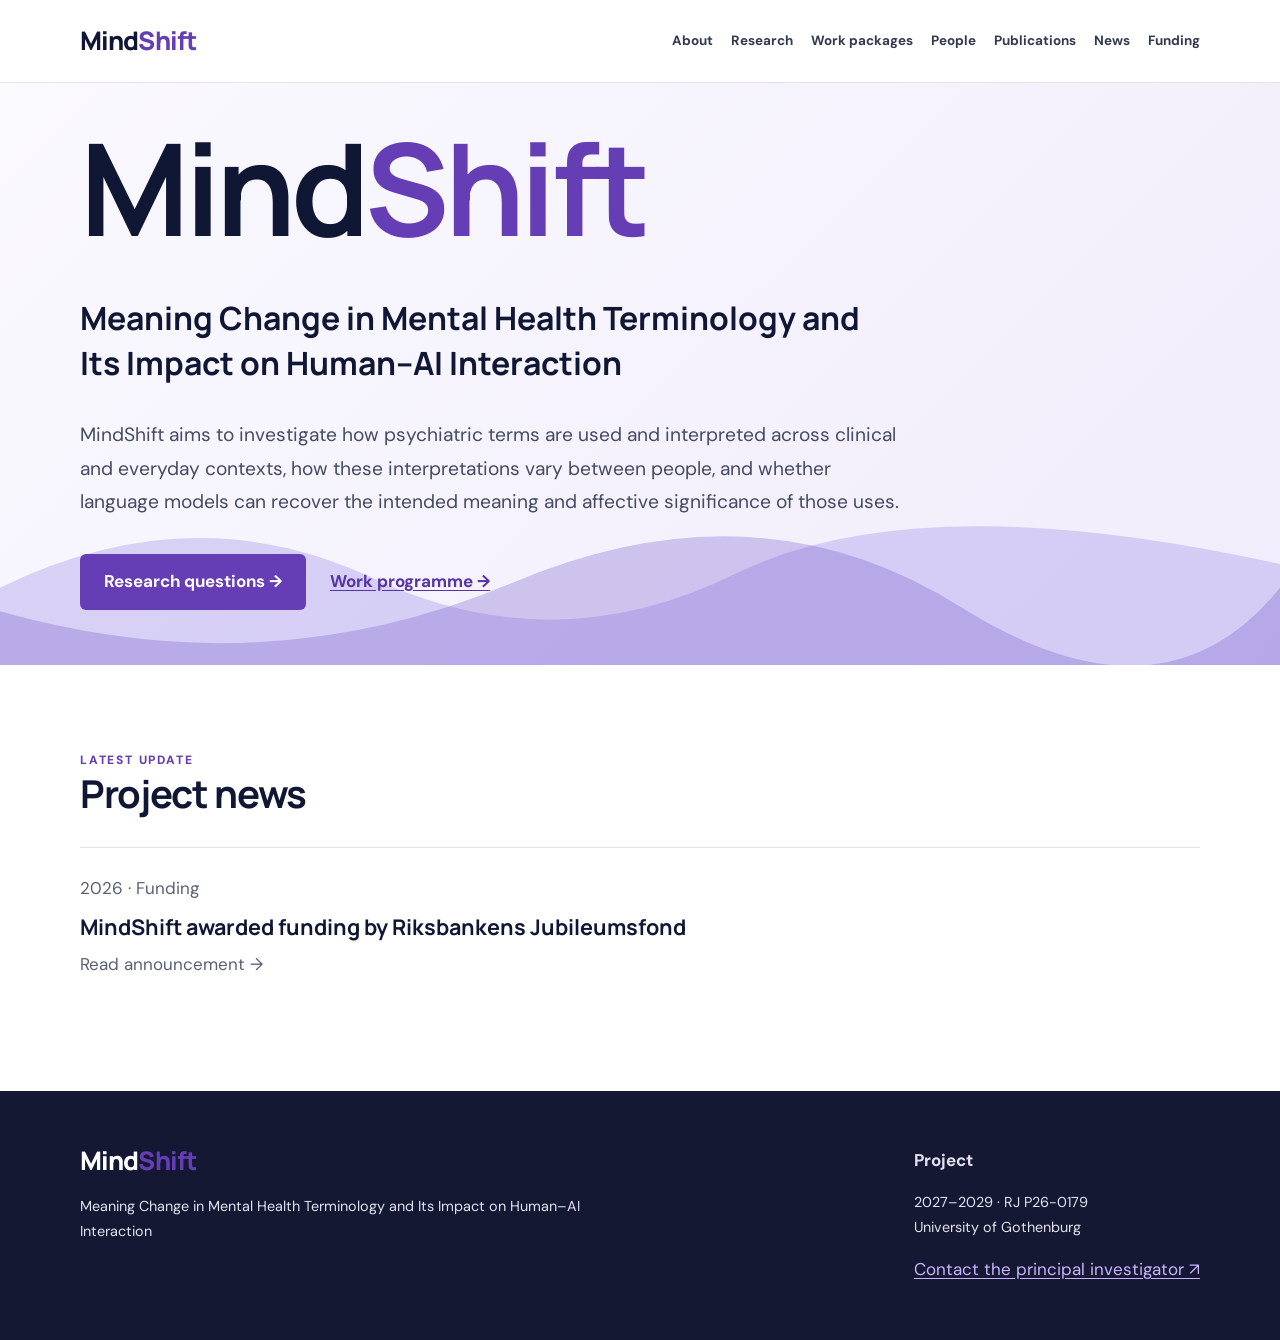
<file: index.html>
<!doctype html><html lang="en"><head><meta charset="utf-8"><meta name="viewport" content="width=device-width,initial-scale=1"><meta name="description" content="MindShift: Meaning Change in Mental Health Terminology and Its Impact on Human–AI Interaction."><title>Home | MindShift</title><link rel="stylesheet" href="styles.css"></head><body><a class="skip" href="#main">Skip to content</a><header class="header"><div class="wrap navwrap"><a class="logo" href="index.html" aria-label="MindShift home">Mind<span>Shift</span></a><button class="menu" aria-controls="navigation" aria-expanded="false">Menu ☰</button><nav id="navigation" aria-label="Main navigation"><a href="about.html" >About</a><a href="research.html" >Research</a><a href="work-packages.html" >Work packages</a><a href="people.html" >People</a><a href="publications.html" >Publications</a><a href="news.html" >News</a><a href="funding.html" >Funding</a></nav></div></header><main id="main"><section class="homehero"><div class="wrap"><h1>Mind<span>Shift</span></h1><p class="home-title">Meaning Change in Mental Health Terminology and Its Impact on Human–AI Interaction</p><p class="lede">MindShift aims to investigate how psychiatric terms are used and interpreted across clinical and everyday contexts, how these interpretations vary between people, and whether language models can recover the intended meaning and affective significance of those uses.</p><div class="actions"><a class="btn" href="research.html">Research questions →</a><a class="quiet" href="work-packages.html">Work programme →</a></div></div><div class="waves" aria-hidden="true"><svg viewBox="0 0 1200 180" preserveAspectRatio="none"><path d="M0 95 Q180 -5 350 85 T690 80 T1200 70 V180 H0Z" fill="#a79ae9" opacity=".4"/><path d="M0 120 Q250 200 480 90 T900 115 T1200 95 V180 H0Z" fill="#7256c9" opacity=".3"/></svg></div></section><section class="section"><div class="wrap"><div class="eyebrow">LATEST UPDATE</div><h2>Project news</h2><a class="feature" href="news/funding-award.html"><span>2026 · Funding</span><strong>MindShift awarded funding by Riksbankens Jubileumsfond</strong><span>Read announcement →</span></a></div></section></main><footer><div class="wrap foot"><div><a class="logo" href="index.html">Mind<span>Shift</span></a><p>Meaning Change in Mental Health Terminology and Its Impact on Human–AI Interaction</p></div><div><strong>Project</strong><p>2027–2029 · RJ P26-0179<br>University of Gothenburg</p><a href="mailto:pierluigi.cassotti[at]gu.se">Contact the principal investigator ↗</a></div></div></footer><script src="script.js"></script></body></html>
</file>
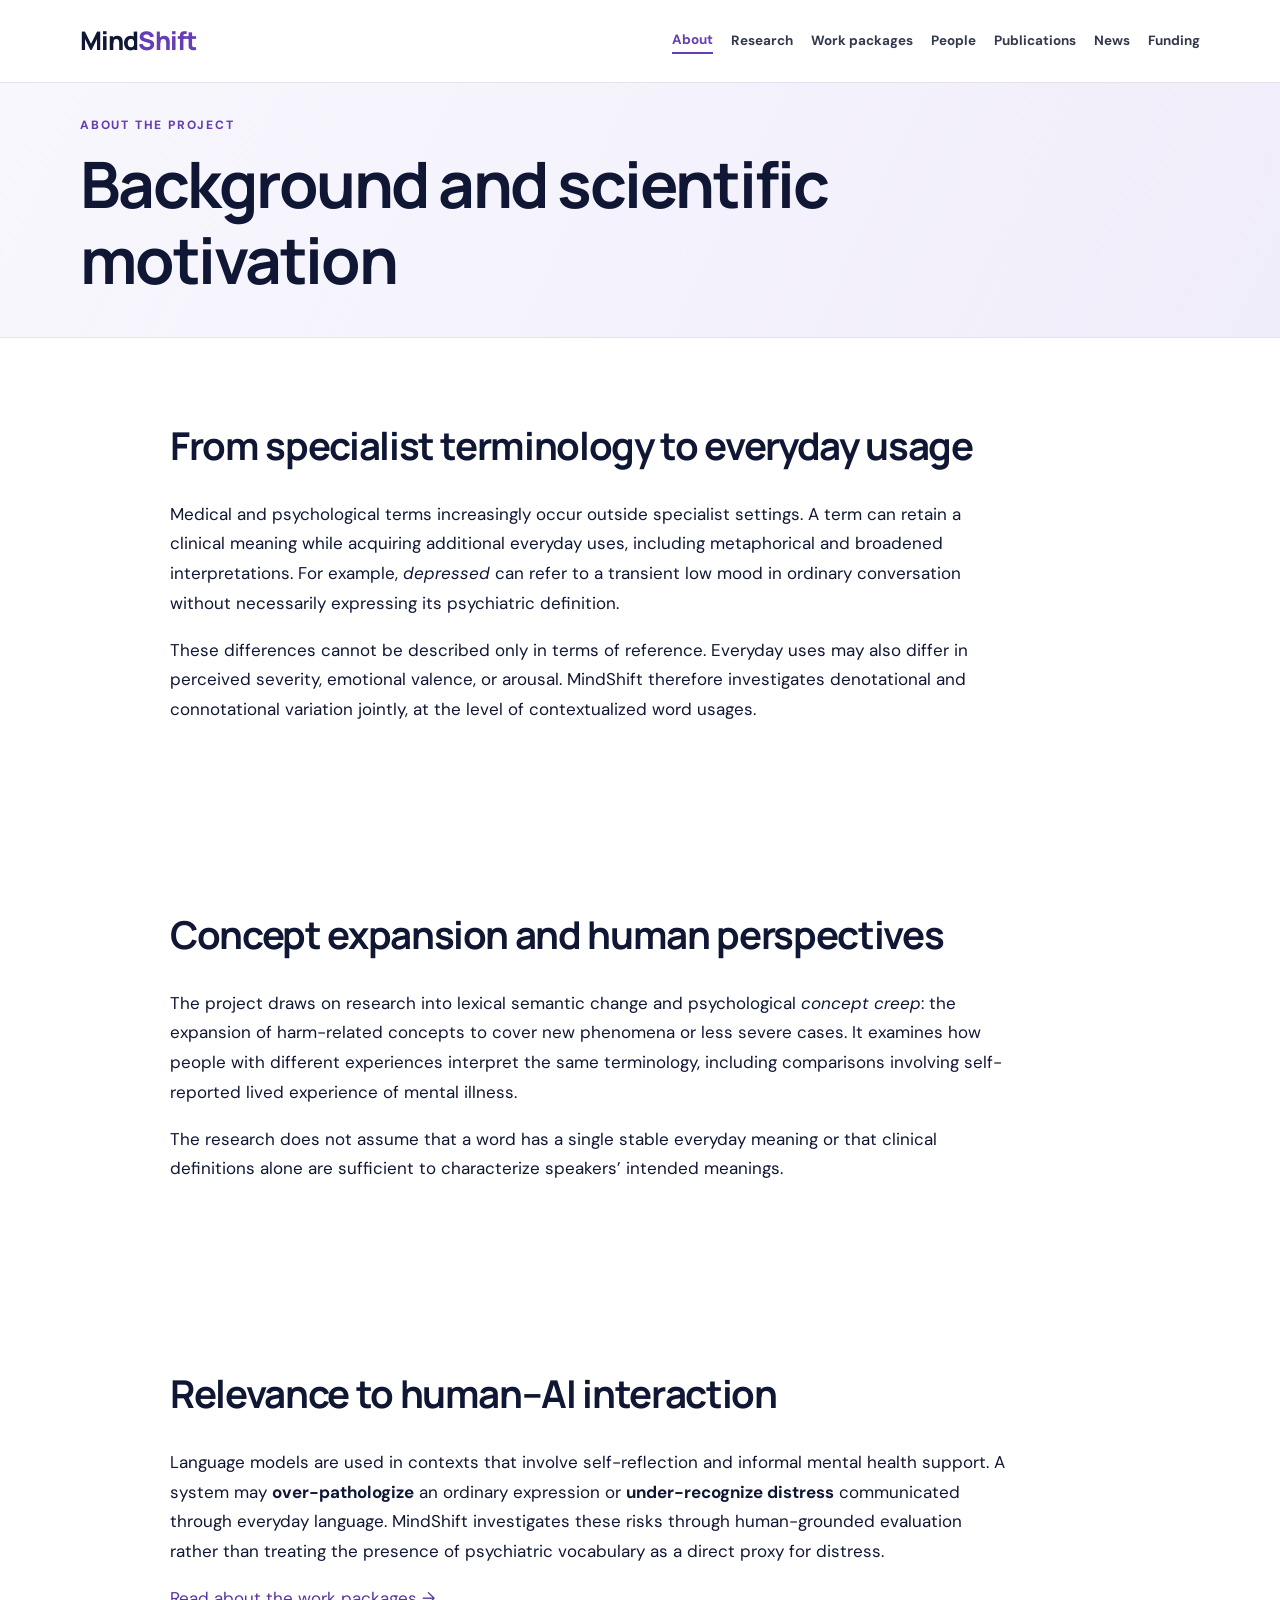
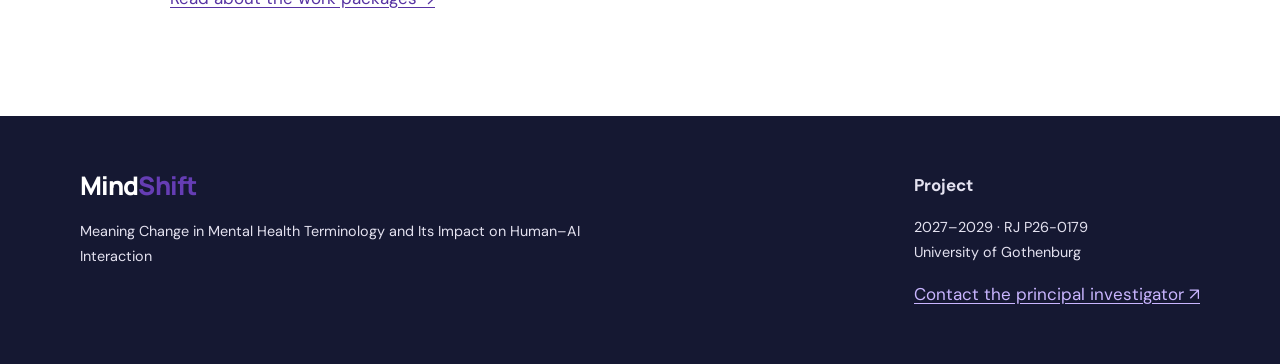
<file: about.html>
<!doctype html><html lang="en"><head><meta charset="utf-8"><meta name="viewport" content="width=device-width,initial-scale=1"><meta name="description" content="MindShift: Meaning Change in Mental Health Terminology and Its Impact on Human–AI Interaction."><title>About | MindShift</title><link rel="stylesheet" href="styles.css"></head><body><a class="skip" href="#main">Skip to content</a><header class="header"><div class="wrap navwrap"><a class="logo" href="index.html" aria-label="MindShift home">Mind<span>Shift</span></a><button class="menu" aria-controls="navigation" aria-expanded="false">Menu ☰</button><nav id="navigation" aria-label="Main navigation"><a href="about.html" aria-current="page">About</a><a href="research.html" >Research</a><a href="work-packages.html" >Work packages</a><a href="people.html" >People</a><a href="publications.html" >Publications</a><a href="news.html" >News</a><a href="funding.html" >Funding</a></nav></div></header><main id="main"><section class="pagehead"><div class="wrap"><div class="eyebrow">ABOUT THE PROJECT</div><h1>Background and scientific motivation</h1></div></section><section class="section"><div class="wrap prose"><h2>From specialist terminology to everyday usage</h2><p>Medical and psychological terms increasingly occur outside specialist settings. A term can retain a clinical meaning while acquiring additional everyday uses, including metaphorical and broadened interpretations. For example, <em>depressed</em> can refer to a transient low mood in ordinary conversation without necessarily expressing its psychiatric definition.</p><p>These differences cannot be described only in terms of reference. Everyday uses may also differ in perceived severity, emotional valence, or arousal. MindShift therefore investigates denotational and connotational variation jointly, at the level of contextualized word usages.</p></div></section><section class="section"><div class="wrap prose"><h2>Concept expansion and human perspectives</h2><p>The project draws on research into lexical semantic change and psychological <em>concept creep</em>: the expansion of harm-related concepts to cover new phenomena or less severe cases. It examines how people with different experiences interpret the same terminology, including comparisons involving self-reported lived experience of mental illness.</p><p>The research does not assume that a word has a single stable everyday meaning or that clinical definitions alone are sufficient to characterize speakers’ intended meanings.</p></div></section><section class="section"><div class="wrap prose"><h2>Relevance to human–AI interaction</h2><p>Language models are used in contexts that involve self-reflection and informal mental health support. A system may <strong>over-pathologize</strong> an ordinary expression or <strong>under-recognize distress</strong> communicated through everyday language. MindShift investigates these risks through human-grounded evaluation rather than treating the presence of psychiatric vocabulary as a direct proxy for distress.</p><p><a href="work-packages.html">Read about the work packages →</a></p></div></section></main><footer><div class="wrap foot"><div><a class="logo" href="index.html">Mind<span>Shift</span></a><p>Meaning Change in Mental Health Terminology and Its Impact on Human–AI Interaction</p></div><div><strong>Project</strong><p>2027–2029 · RJ P26-0179<br>University of Gothenburg</p><a href="mailto:pierluigi.cassotti[at]gu.se">Contact the principal investigator ↗</a></div></div></footer><script src="script.js"></script></body></html>
</file>
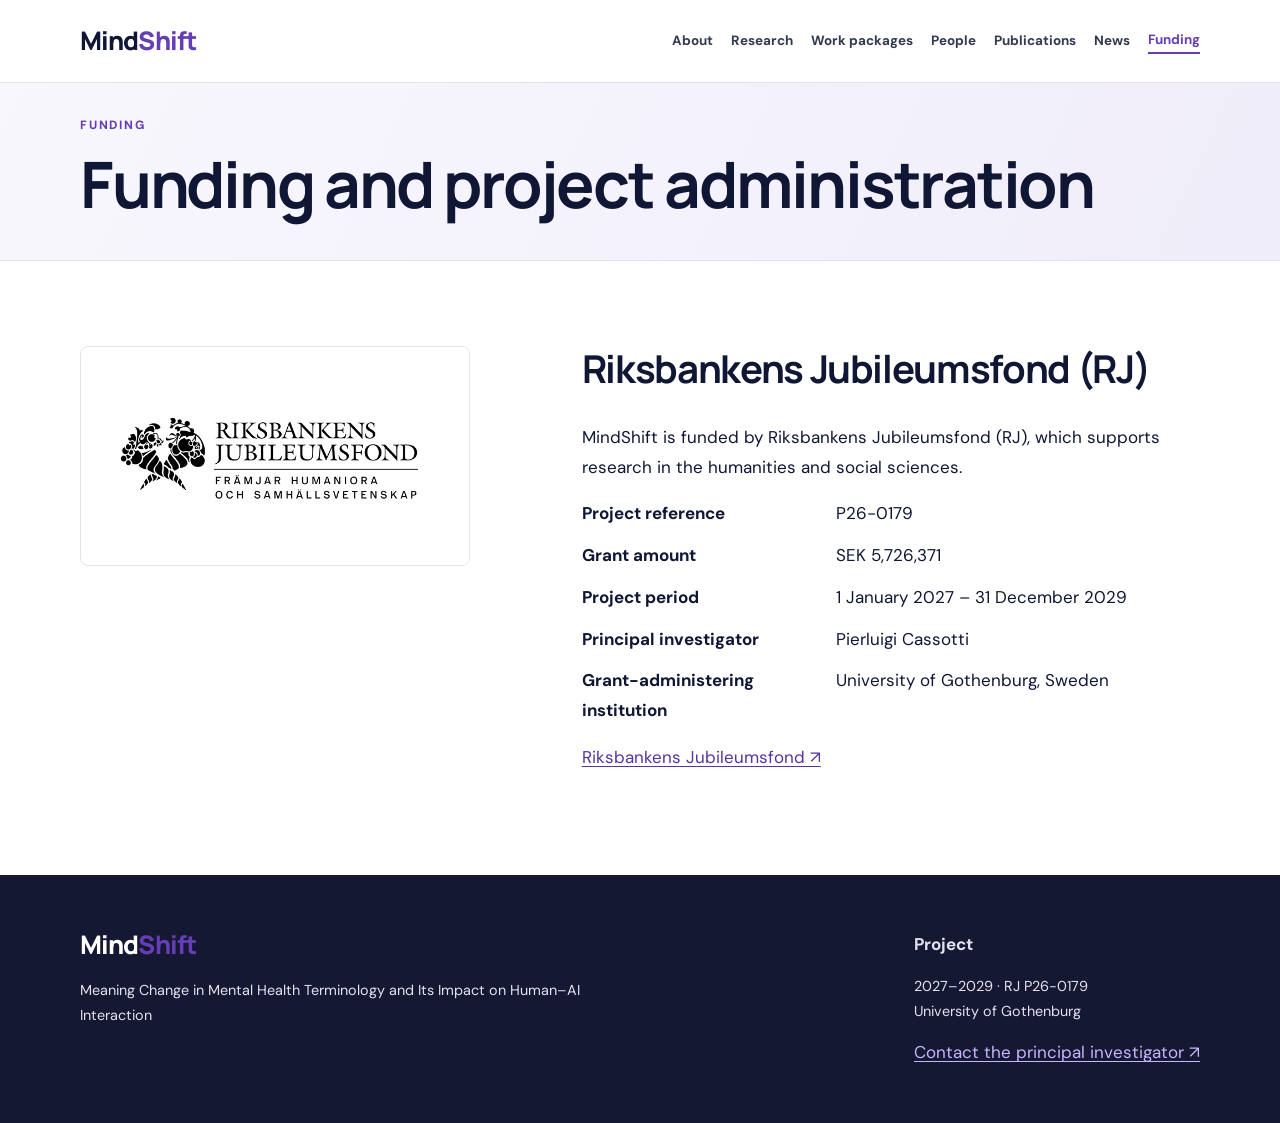
<file: funding.html>
<!doctype html><html lang="en"><head><meta charset="utf-8"><meta name="viewport" content="width=device-width,initial-scale=1"><meta name="description" content="MindShift: Meaning Change in Mental Health Terminology and Its Impact on Human–AI Interaction."><title>Funding | MindShift</title><link rel="stylesheet" href="styles.css"></head><body><a class="skip" href="#main">Skip to content</a><header class="header"><div class="wrap navwrap"><a class="logo" href="index.html" aria-label="MindShift home">Mind<span>Shift</span></a><button class="menu" aria-controls="navigation" aria-expanded="false">Menu ☰</button><nav id="navigation" aria-label="Main navigation"><a href="about.html" >About</a><a href="research.html" >Research</a><a href="work-packages.html" >Work packages</a><a href="people.html" >People</a><a href="publications.html" >Publications</a><a href="news.html" >News</a><a href="funding.html" aria-current="page">Funding</a></nav></div></header><main id="main"><section class="pagehead"><div class="wrap"><div class="eyebrow">FUNDING</div><h1>Funding and project administration</h1></div></section><section class="section"><div class="wrap funding"><img src="assets/rj.jpg" alt="Riksbankens Jubileumsfond logo"><div><h2>Riksbankens Jubileumsfond (RJ)</h2><p>MindShift is funded by Riksbankens Jubileumsfond (RJ), which supports research in the humanities and social sciences.</p>
<dl>
    <dt>Project reference</dt>
    <dd>P26-0179</dd>

    <dt>Grant amount</dt>
    <dd>SEK 5,726,371</dd>

    <dt>Project period</dt>
    <dd>1 January 2027 – 31 December 2029</dd>

    <dt>Principal investigator</dt>
    <dd>Pierluigi Cassotti</dd>

    <dt>Grant-administering institution</dt>
    <dd>University of Gothenburg, Sweden</dd>
</dl>
<p><a href="https://www.rj.se/" target="_blank" rel="noopener noreferrer">Riksbankens Jubileumsfond ↗</a></p></div></div></section></main><footer><div class="wrap foot"><div><a class="logo" href="index.html">Mind<span>Shift</span></a><p>Meaning Change in Mental Health Terminology and Its Impact on Human–AI Interaction</p></div><div><strong>Project</strong><p>2027–2029 · RJ P26-0179<br>University of Gothenburg</p><a href="mailto:pierluigi.cassotti[at]gu.se">Contact the principal investigator ↗</a></div></div></footer><script src="script.js"></script></body></html>
</file>
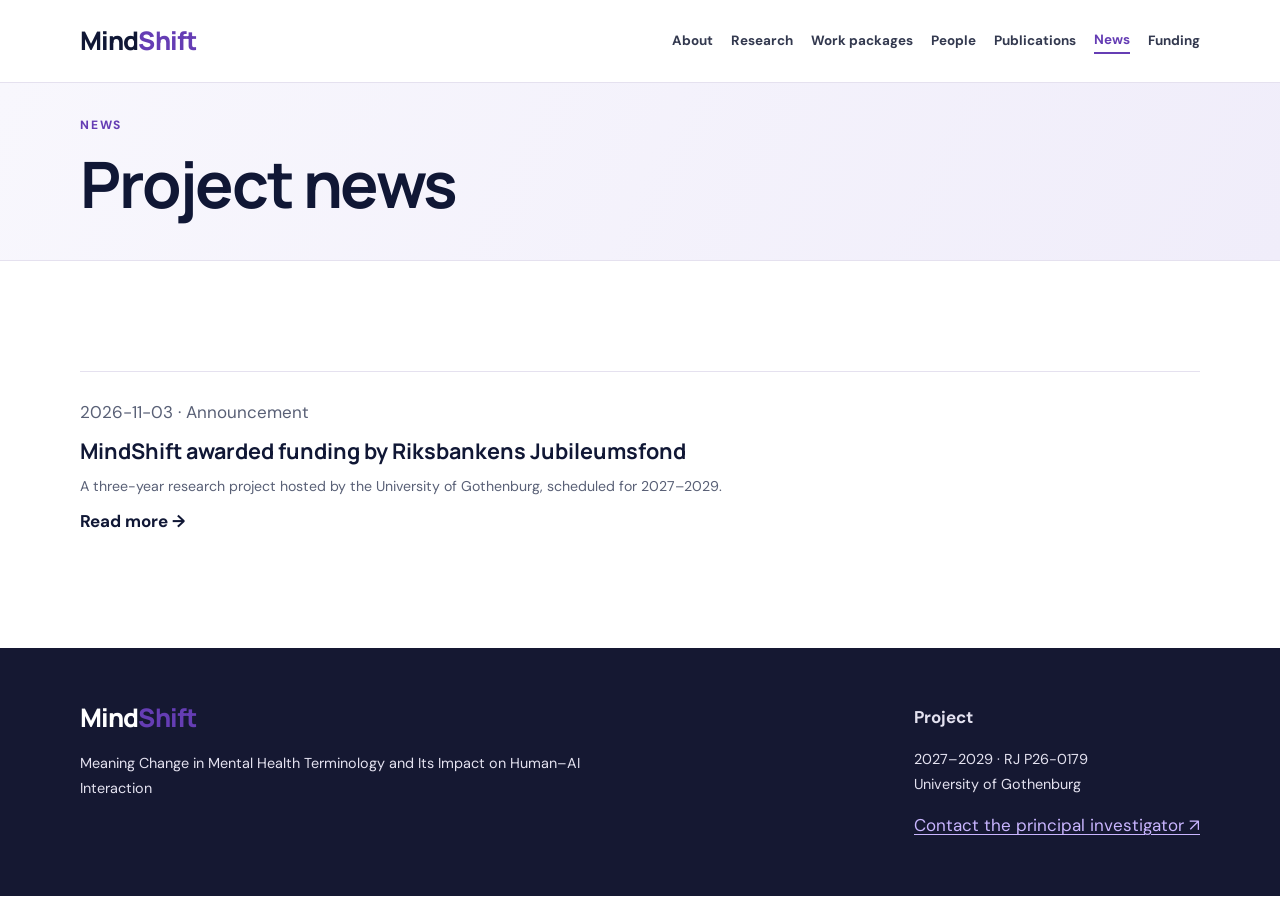
<file: news.html>
<!doctype html><html lang="en"><head><meta charset="utf-8"><meta name="viewport" content="width=device-width,initial-scale=1"><meta name="description" content="Announcements and updates from the MindShift research project."><title>Project news | MindShift</title><link rel="stylesheet" href="styles.css"></head><body><a class="skip" href="#main">Skip to content</a><header class="header"><div class="wrap navwrap"><a class="logo" href="index.html" aria-label="MindShift home">Mind<span>Shift</span></a><button class="menu" aria-controls="navigation" aria-expanded="false">Menu ☰</button><nav id="navigation" aria-label="Main navigation"><a href="about.html">About</a><a href="research.html">Research</a><a href="work-packages.html">Work packages</a><a href="people.html">People</a><a href="publications.html">Publications</a><a href="news.html" aria-current="page">News</a><a href="funding.html">Funding</a></nav></div></header><main id="main"><section class="pagehead"><div class="wrap"><div class="eyebrow">NEWS</div><h1>Project news</h1></div></section><section class="section"><div class="wrap"><div class="entries"><a class="entry" href="news/funding-award.html"><span>2026-11-03 · Announcement</span><strong>MindShift awarded funding by Riksbankens Jubileumsfond</strong><small>A three-year research project hosted by the University of Gothenburg, scheduled for 2027–2029.</small><b>Read more →</b></a></div></div></section></main><footer><div class="wrap foot"><div><a class="logo" href="index.html">Mind<span>Shift</span></a><p>Meaning Change in Mental Health Terminology and Its Impact on Human–AI Interaction</p></div><div><strong>Project</strong><p>2027–2029 · RJ P26-0179<br>University of Gothenburg</p><a href="mailto:pierluigi.cassotti[at]gu.se">Contact the principal investigator ↗</a></div></div></footer><script src="script.js"></script></body></html>
</file>
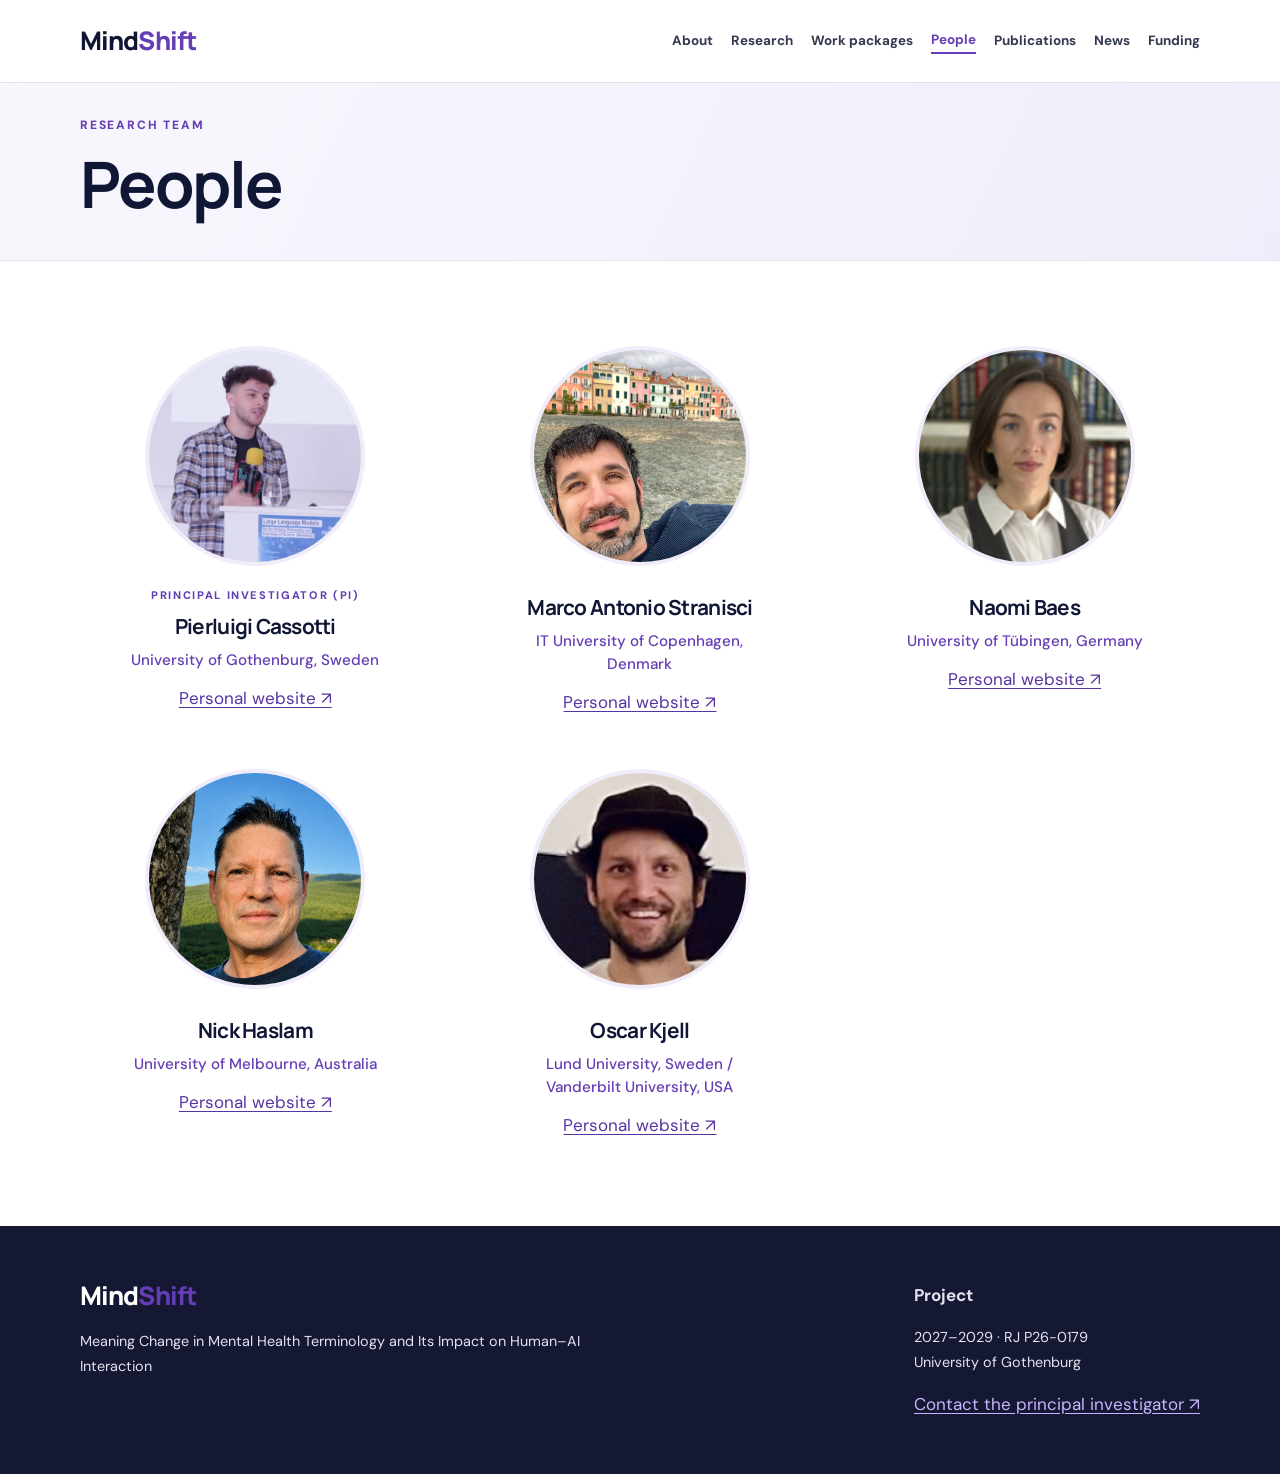
<file: people.html>
<!doctype html><html lang="en"><head><meta charset="utf-8"><meta name="viewport" content="width=device-width,initial-scale=1"><meta name="description" content="MindShift: Meaning Change in Mental Health Terminology and Its Impact on Human–AI Interaction."><title>People | MindShift</title><link rel="stylesheet" href="styles.css"></head><body><a class="skip" href="#main">Skip to content</a><header class="header"><div class="wrap navwrap"><a class="logo" href="index.html" aria-label="MindShift home">Mind<span>Shift</span></a><button class="menu" aria-controls="navigation" aria-expanded="false">Menu ☰</button><nav id="navigation" aria-label="Main navigation"><a href="about.html" >About</a><a href="research.html" >Research</a><a href="work-packages.html" >Work packages</a><a href="people.html" aria-current="page">People</a><a href="publications.html" >Publications</a><a href="news.html" >News</a><a href="funding.html" >Funding</a></nav></div></header><main id="main"><section class="pagehead"><div class="wrap"><div class="eyebrow">RESEARCH TEAM</div><h1>People</h1></div></section><section class="section"><div class="wrap people"><article class="person"><img src="assets/pierluigi.jpeg" alt="Portrait of Pierluigi Cassotti" loading="lazy"><div><div class="eyebrow">Principal Investigator (PI)</div><h2>Pierluigi Cassotti</h2><p class="affiliation">University of Gothenburg, Sweden</p><p><a href="https://www.gu.se/en/about/find-staff/pierluigicassotti" target="_blank" rel="noopener noreferrer" aria-label="Visit Pierluigi Cassotti’s website">Personal website ↗</a></p></div></article><article class="person"><img src="assets/marco.jpg" alt="Portrait of Marco Antonio Stranisci" loading="lazy"><div><h2>Marco Antonio Stranisci</h2><p class="affiliation">IT University of Copenhagen, Denmark</p><p><a href="https://marcostranisci.github.io/" target="_blank" rel="noopener noreferrer" aria-label="Visit Marco Antonio Stranisci’s website">Personal website ↗</a></p></div></article><article class="person"><img src="assets/naomi.png" alt="Portrait of Naomi Baes" loading="lazy"><div><h2>Naomi Baes</h2><p class="affiliation">University of Tübingen, Germany</p><p><a href="https://naomibaes.github.io/" target="_blank" rel="noopener noreferrer" aria-label="Visit Naomi Baes’s website">Personal website ↗</a></p></div></article><article class="person"><img src="assets/nick.png" alt="Portrait of Nick Haslam" loading="lazy"><div><h2>Nick Haslam</h2><p class="affiliation">University of Melbourne, Australia</p><p><a href="https://findanexpert.unimelb.edu.au/profile/6837-nick-haslam" target="_blank" rel="noopener noreferrer" aria-label="Visit Nick Haslam’s website">Personal website ↗</a></p></div></article><article class="person"><img src="assets/oscar.png" alt="Portrait of Oscar Kjell" loading="lazy"><div><h2>Oscar Kjell</h2><p class="affiliation">Lund University, Sweden / Vanderbilt University, USA</p><p><a href="https://harmonyresearchgroup.com/people/oscar/" target="_blank" rel="noopener noreferrer" aria-label="Visit Oscar Kjell’s website">Personal website ↗</a></p></div></article></div></section></main><footer><div class="wrap foot"><div><a class="logo" href="index.html">Mind<span>Shift</span></a><p>Meaning Change in Mental Health Terminology and Its Impact on Human–AI Interaction</p></div><div><strong>Project</strong><p>2027–2029 · RJ P26-0179<br>University of Gothenburg</p><a href="mailto:pierluigi.cassotti[at]gu.se">Contact the principal investigator ↗</a></div></div></footer><script src="script.js"></script></body></html>
</file>
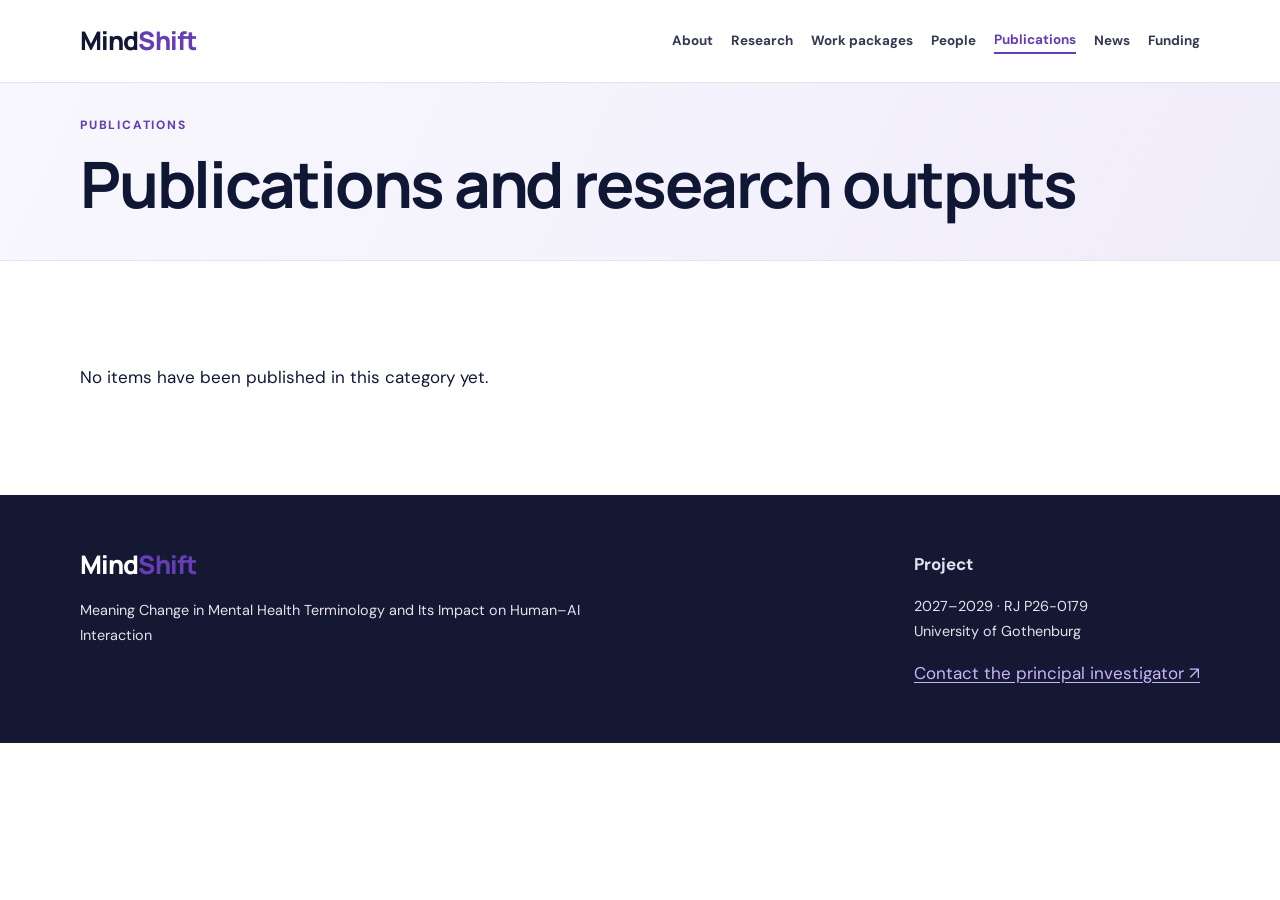
<file: publications.html>
<!doctype html><html lang="en"><head><meta charset="utf-8"><meta name="viewport" content="width=device-width,initial-scale=1"><meta name="description" content="Research outputs from MindShift and selected related publications."><title>Publications and research outputs | MindShift</title><link rel="stylesheet" href="styles.css"></head><body><a class="skip" href="#main">Skip to content</a><header class="header"><div class="wrap navwrap"><a class="logo" href="index.html" aria-label="MindShift home">Mind<span>Shift</span></a><button class="menu" aria-controls="navigation" aria-expanded="false">Menu ☰</button><nav id="navigation" aria-label="Main navigation"><a href="about.html">About</a><a href="research.html">Research</a><a href="work-packages.html">Work packages</a><a href="people.html">People</a><a href="publications.html" aria-current="page">Publications</a><a href="news.html">News</a><a href="funding.html">Funding</a></nav></div></header><main id="main"><section class="pagehead"><div class="wrap"><div class="eyebrow">PUBLICATIONS</div><h1>Publications and research outputs</h1></div></section><section class="section"><div class="wrap"><p>No items have been published in this category yet.</p></div></section><footer><div class="wrap foot"><div><a class="logo" href="index.html">Mind<span>Shift</span></a><p>Meaning Change in Mental Health Terminology and Its Impact on Human–AI Interaction</p></div><div><strong>Project</strong><p>2027–2029 · RJ P26-0179<br>University of Gothenburg</p><a href="mailto:pierluigi.cassotti[at]gu.se">Contact the principal investigator ↗</a></div></div></footer><script src="script.js"></script></body></html>
</file>
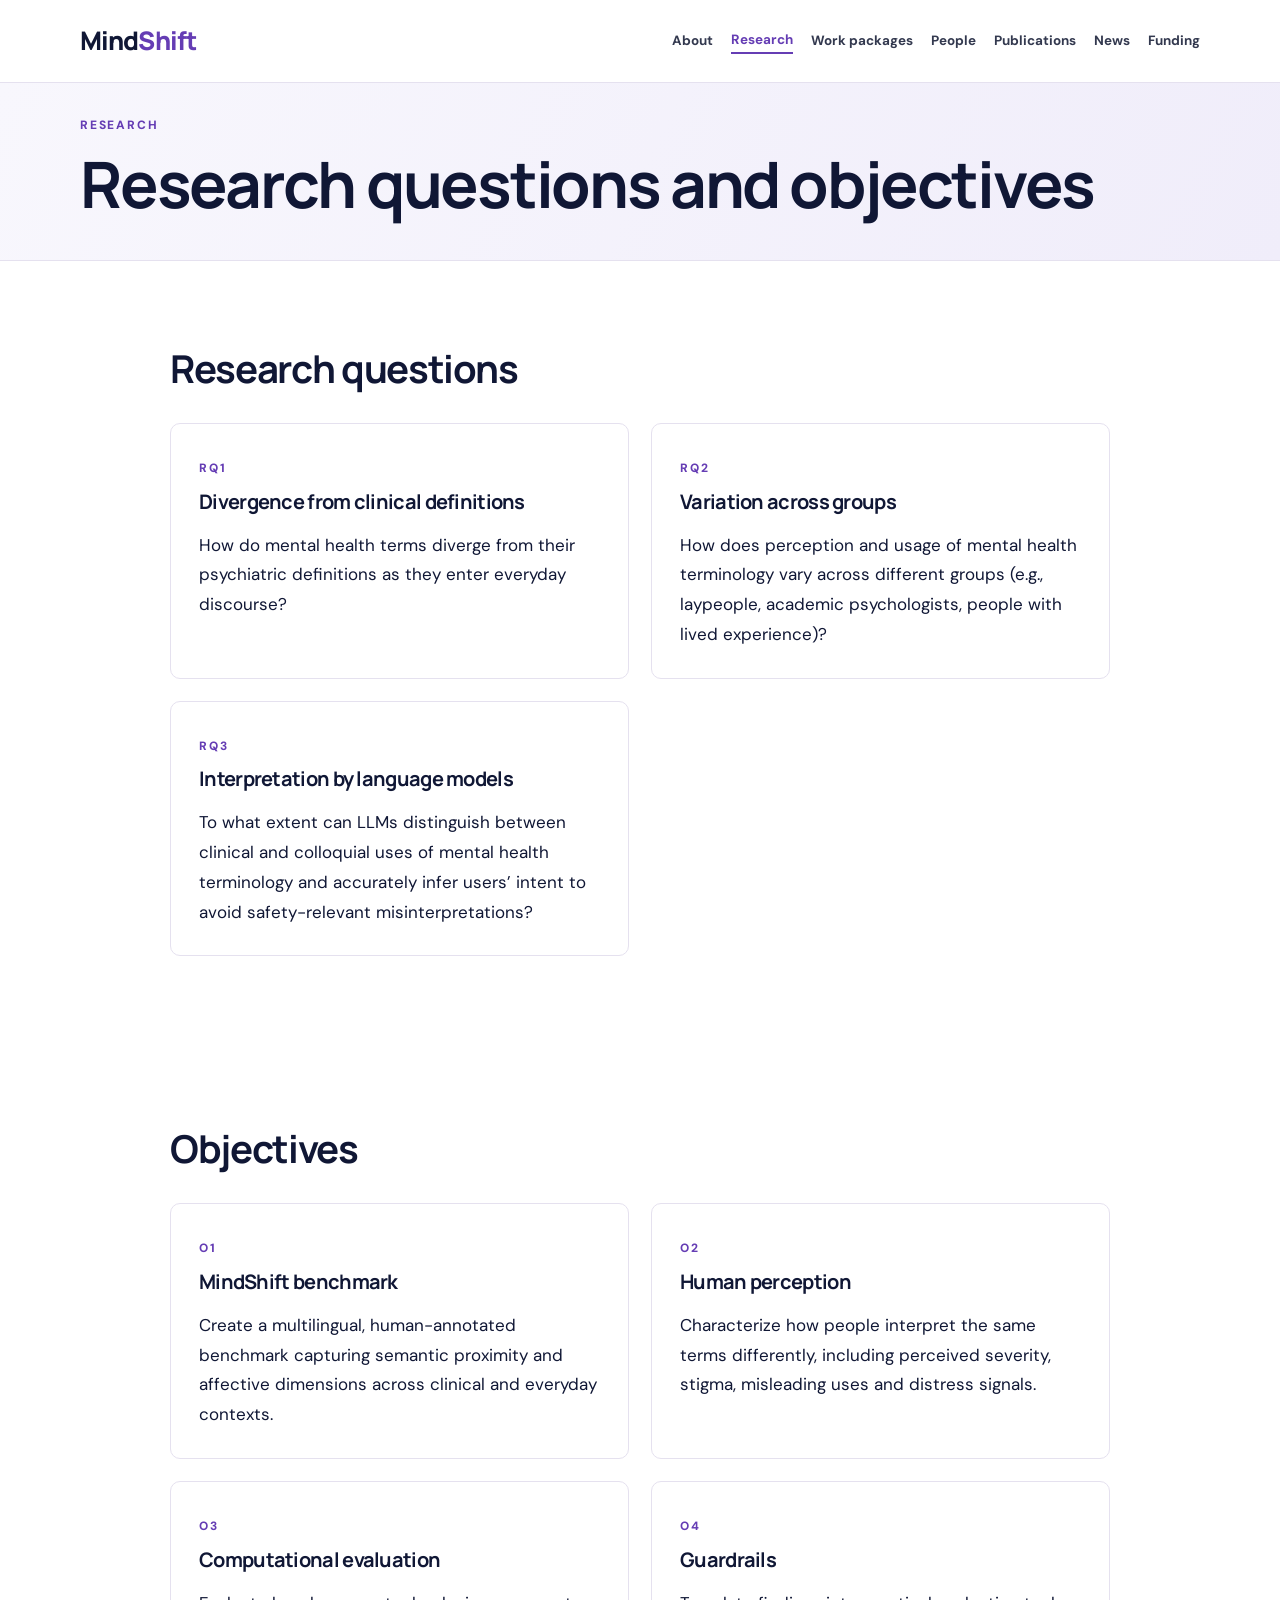
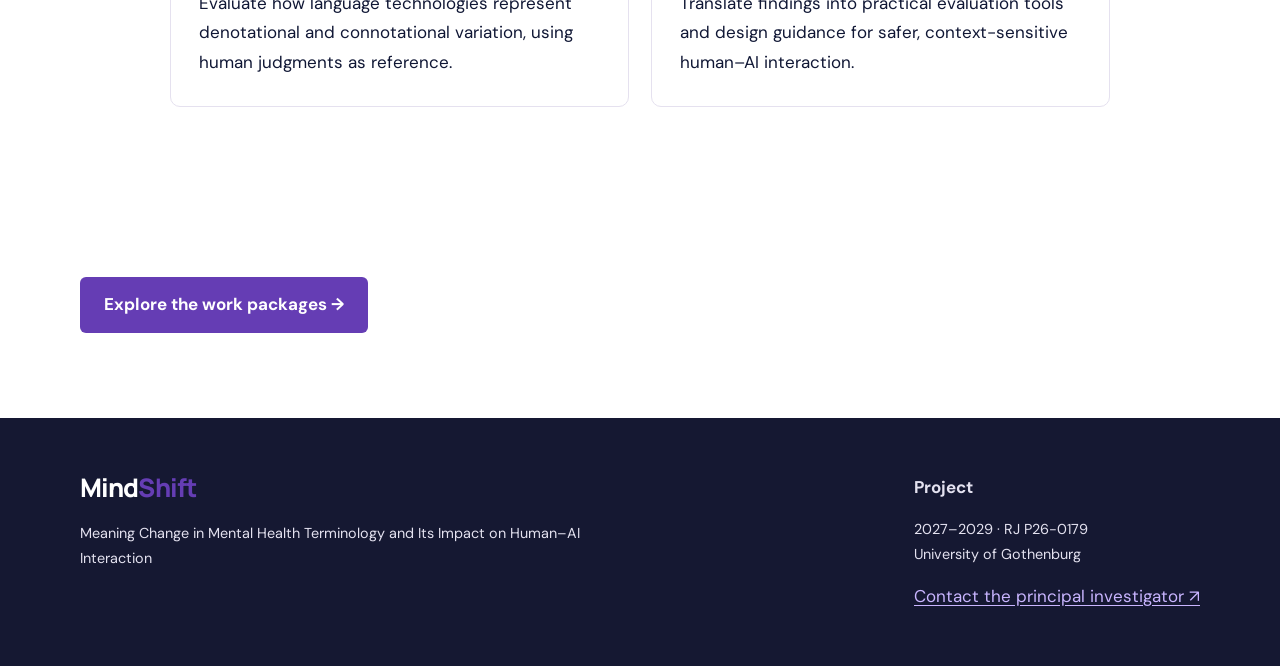
<file: research.html>
<!doctype html><html lang="en"><head><meta charset="utf-8"><meta name="viewport" content="width=device-width,initial-scale=1"><meta name="description" content="MindShift: Meaning Change in Mental Health Terminology and Its Impact on Human–AI Interaction."><title>Research questions | MindShift</title><link rel="stylesheet" href="styles.css"></head><body><a class="skip" href="#main">Skip to content</a><header class="header"><div class="wrap navwrap"><a class="logo" href="index.html" aria-label="MindShift home">Mind<span>Shift</span></a><button class="menu" aria-controls="navigation" aria-expanded="false">Menu ☰</button><nav id="navigation" aria-label="Main navigation"><a href="about.html" >About</a><a href="research.html" aria-current="page">Research</a><a href="work-packages.html" >Work packages</a><a href="people.html" >People</a><a href="publications.html" >Publications</a><a href="news.html" >News</a><a href="funding.html" >Funding</a></nav></div></header><main id="main"><section class="pagehead"><div class="wrap"><div class="eyebrow">RESEARCH</div><h1>Research questions and objectives</h1></div></section><section class="section"><div class="wrap prose"><h2>Research questions</h2><div class="cards"><article class="card"><span class="eyebrow">RQ1</span><h3>Divergence from clinical definitions</h3><p>How do mental health terms diverge from their psychiatric definitions as they enter everyday discourse?</p></article><article class="card"><span class="eyebrow">RQ2</span><h3>Variation across groups</h3><p>How does perception and usage of mental health terminology vary across different groups (e.g., laypeople, academic psychologists, people with lived experience)?</p></article><article class="card"><span class="eyebrow">RQ3</span><h3>Interpretation by language models</h3><p>To what extent can LLMs distinguish between clinical and colloquial uses of mental health terminology and accurately infer users’ intent to avoid safety-relevant misinterpretations?</p></article></div></div></section><section class="section"><div class="wrap prose"><h2>Objectives</h2><div class="cards"><article class="card"><span class="eyebrow">O1</span><h3>MindShift benchmark</h3><p>Create a multilingual, human-annotated benchmark capturing semantic proximity and affective dimensions across clinical and everyday contexts.</p></article><article class="card"><span class="eyebrow">O2</span><h3>Human perception</h3><p>Characterize how people interpret the same terms differently, including perceived severity, stigma, misleading uses and distress signals.</p></article><article class="card"><span class="eyebrow">O3</span><h3>Computational evaluation</h3><p>Evaluate how language technologies represent denotational and connotational variation, using human judgments as reference.</p></article><article class="card"><span class="eyebrow">O4</span><h3>Guardrails</h3><p>Translate findings into practical evaluation tools and design guidance for safer, context-sensitive human–AI interaction.</p></article></div></div></section><section class="section"><div class="wrap"><a class="btn" href="work-packages.html">Explore the work packages →</a></div></section></main><footer><div class="wrap foot"><div><a class="logo" href="index.html">Mind<span>Shift</span></a><p>Meaning Change in Mental Health Terminology and Its Impact on Human–AI Interaction</p></div><div><strong>Project</strong><p>2027–2029 · RJ P26-0179<br>University of Gothenburg</p><a href="mailto:pierluigi.cassotti[at]gu.se">Contact the principal investigator ↗</a></div></div></footer><script src="script.js"></script></body></html>
</file>
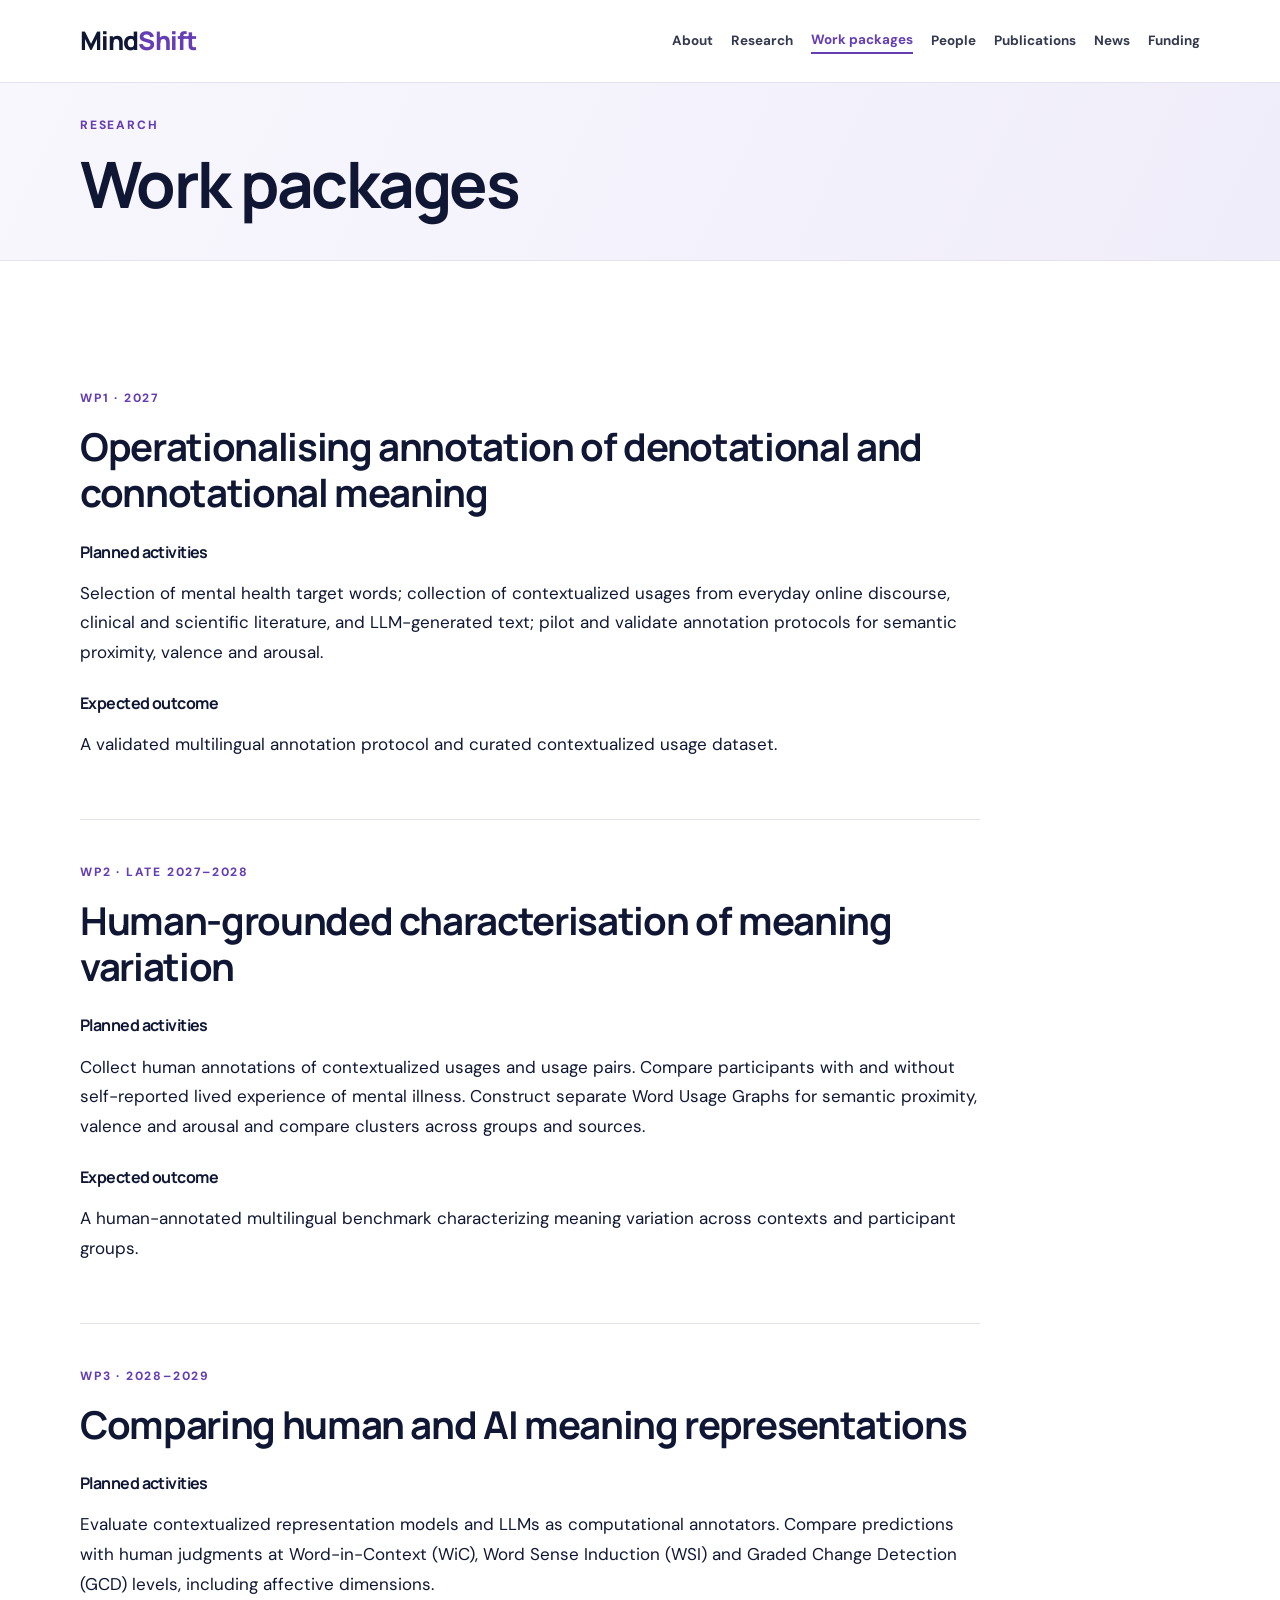
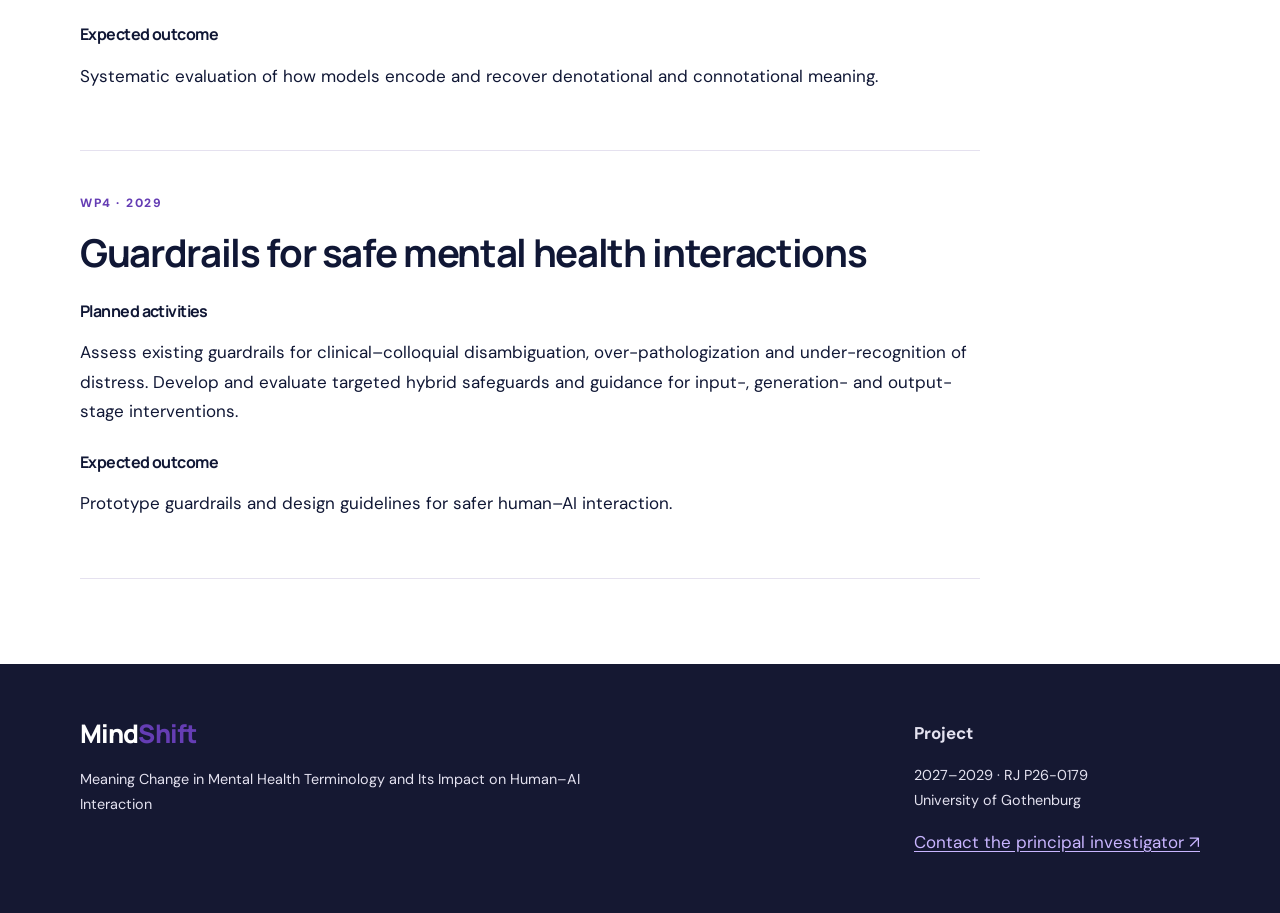
<file: work-packages.html>
<!doctype html><html lang="en"><head><meta charset="utf-8"><meta name="viewport" content="width=device-width,initial-scale=1"><meta name="description" content="MindShift: Meaning Change in Mental Health Terminology and Its Impact on Human–AI Interaction."><title>Work packages | MindShift</title><link rel="stylesheet" href="styles.css"></head><body><a class="skip" href="#main">Skip to content</a><header class="header"><div class="wrap navwrap"><a class="logo" href="index.html" aria-label="MindShift home">Mind<span>Shift</span></a><button class="menu" aria-controls="navigation" aria-expanded="false">Menu ☰</button><nav id="navigation" aria-label="Main navigation"><a href="about.html" >About</a><a href="research.html" >Research</a><a href="work-packages.html" aria-current="page">Work packages</a><a href="people.html" >People</a><a href="publications.html" >Publications</a><a href="news.html" >News</a><a href="funding.html" >Funding</a></nav></div></header><main id="main"><section class="pagehead"><div class="wrap"><div class="eyebrow">RESEARCH</div><h1>Work packages</h1></div></section><section class="section"><div class="wrap">
<article class="wp" id="wp1"><div class="eyebrow">WP1 · 2027</div><h2>Operationalising annotation of denotational and connotational meaning</h2><h3>Planned activities</h3><p>Selection of mental health target words; collection of contextualized usages from everyday online discourse, clinical and scientific literature, and LLM-generated text; pilot and validate annotation protocols for semantic proximity, valence and arousal.</p><h3>Expected outcome</h3><p>A validated multilingual annotation protocol and curated contextualized usage dataset.</p></article>
<article class="wp" id="wp2"><div class="eyebrow">WP2 · Late 2027–2028</div><h2>Human-grounded characterisation of meaning variation</h2><h3>Planned activities</h3><p>Collect human annotations of contextualized usages and usage pairs. Compare participants with and without self-reported lived experience of mental illness. Construct separate Word Usage Graphs for semantic proximity, valence and arousal and compare clusters across groups and sources.</p><h3>Expected outcome</h3><p>A human-annotated multilingual benchmark characterizing meaning variation across contexts and participant groups.</p></article>
<article class="wp" id="wp3"><div class="eyebrow">WP3 · 2028–2029</div><h2>Comparing human and AI meaning representations</h2><h3>Planned activities</h3><p>Evaluate contextualized representation models and LLMs as computational annotators. Compare predictions with human judgments at Word-in-Context (WiC), Word Sense Induction (WSI) and Graded Change Detection (GCD) levels, including affective dimensions.</p><h3>Expected outcome</h3><p>Systematic evaluation of how models encode and recover denotational and connotational meaning.</p></article>
<article class="wp" id="wp4"><div class="eyebrow">WP4 · 2029</div><h2>Guardrails for safe mental health interactions</h2><h3>Planned activities</h3><p>Assess existing guardrails for clinical–colloquial disambiguation, over-pathologization and under-recognition of distress. Develop and evaluate targeted hybrid safeguards and guidance for input-, generation- and output-stage interventions.</p><h3>Expected outcome</h3><p>Prototype guardrails and design guidelines for safer human–AI interaction.</p></article></div></section></main><footer><div class="wrap foot"><div><a class="logo" href="index.html">Mind<span>Shift</span></a><p>Meaning Change in Mental Health Terminology and Its Impact on Human–AI Interaction</p></div><div><strong>Project</strong><p>2027–2029 · RJ P26-0179<br>University of Gothenburg</p><a href="mailto:pierluigi.cassotti[at]gu.se">Contact the principal investigator ↗</a></div></div></footer><script src="script.js"></script></body></html>
</file>
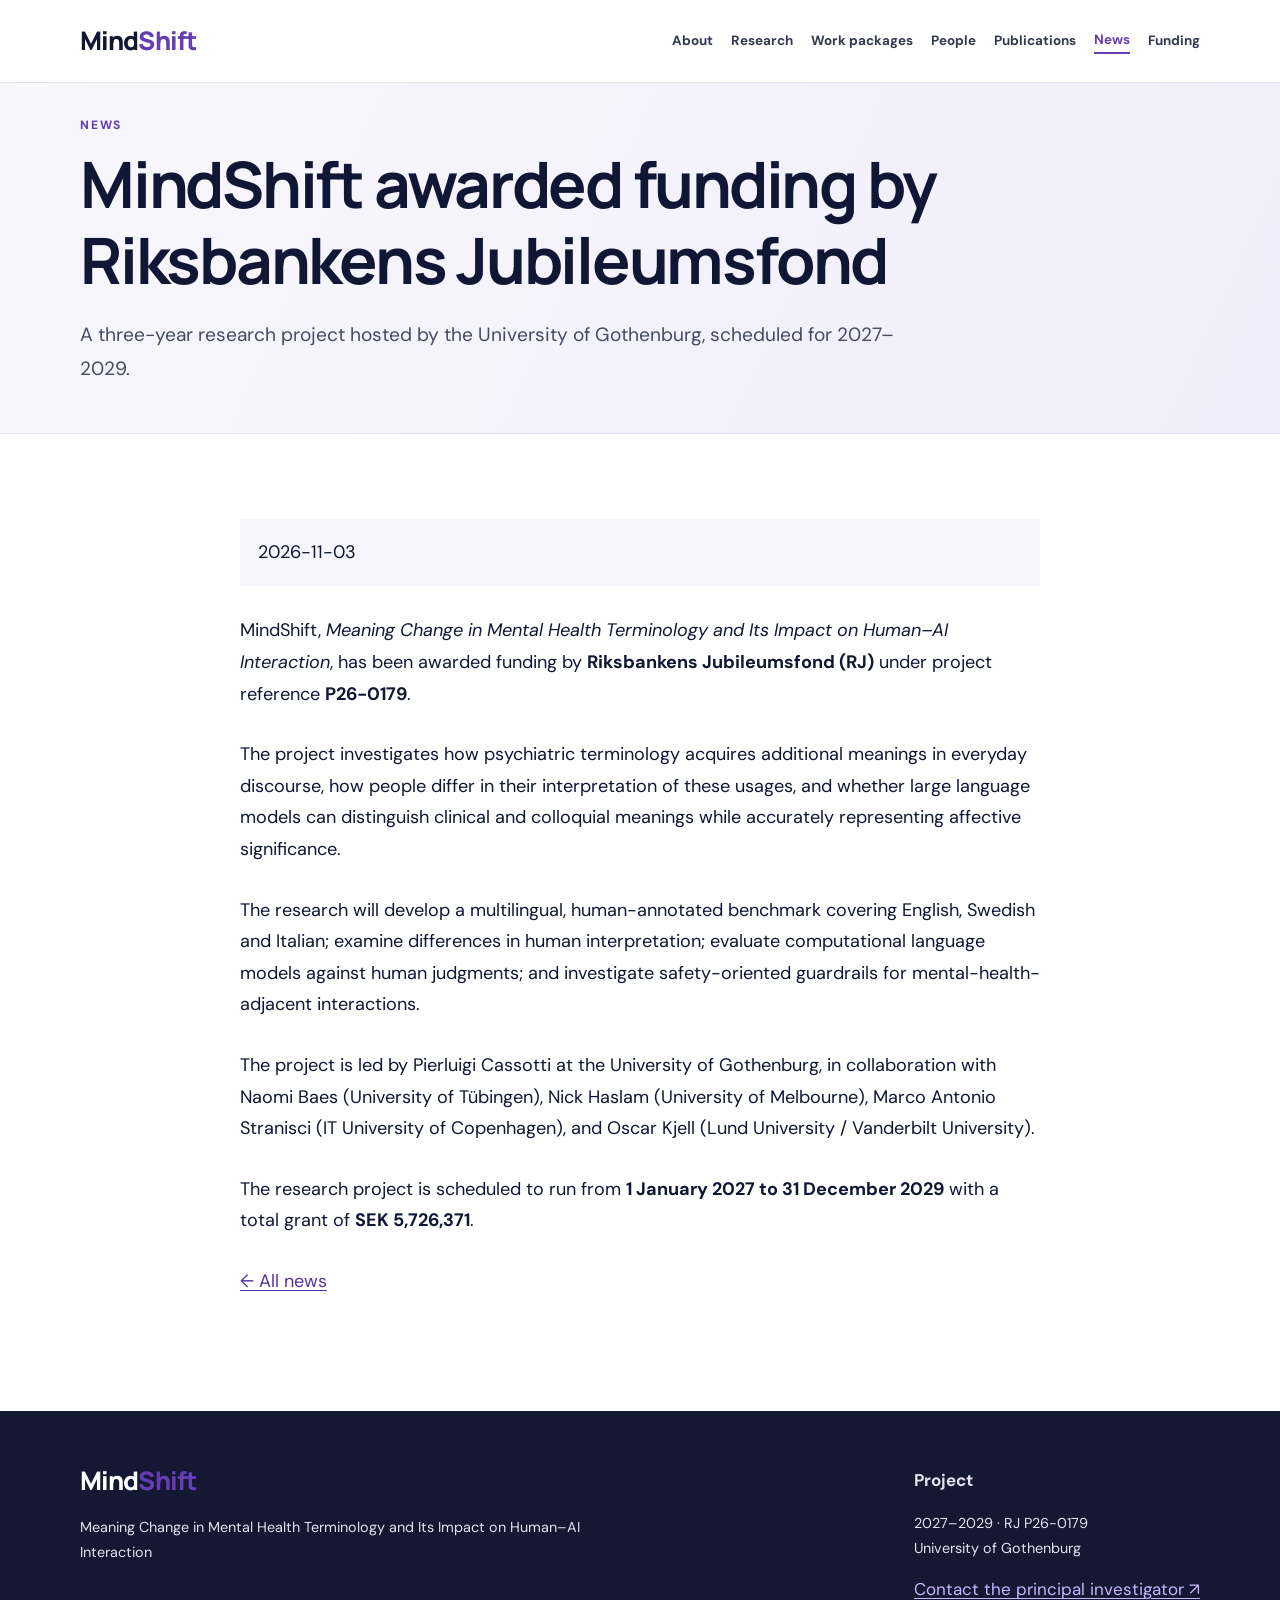
<file: news/funding-award.html>
<!doctype html><html lang="en"><head><meta charset="utf-8"><meta name="viewport" content="width=device-width,initial-scale=1"><meta name="description" content="A three-year research project hosted by the University of Gothenburg, scheduled for 2027–2029."><title>MindShift awarded funding by Riksbankens Jubileumsfond | MindShift</title><link rel="stylesheet" href="../styles.css"></head><body><a class="skip" href="#main">Skip to content</a><header class="header"><div class="wrap navwrap"><a class="logo" href="../index.html" aria-label="MindShift home">Mind<span>Shift</span></a><button class="menu" aria-controls="navigation" aria-expanded="false">Menu ☰</button><nav id="navigation" aria-label="Main navigation"><a href="../about.html">About</a><a href="../research.html">Research</a><a href="../work-packages.html">Work packages</a><a href="../people.html">People</a><a href="../publications.html">Publications</a><a href="../news.html" aria-current="page">News</a><a href="../funding.html">Funding</a></nav></div></header><main id="main"><section class="pagehead"><div class="wrap"><div class="eyebrow">NEWS</div><h1>MindShift awarded funding by Riksbankens Jubileumsfond</h1><p class="lede">A three-year research project hosted by the University of Gothenburg, scheduled for 2027–2029.</p></div></section><section class="section"><div class="wrap article"><p class="meta">2026-11-03</p><p>MindShift, <em>Meaning Change in Mental Health Terminology and Its Impact on Human–AI Interaction</em>, has been awarded funding by <strong>Riksbankens Jubileumsfond (RJ)</strong> under project reference <strong>P26-0179</strong>.</p>
<p>The project investigates how psychiatric terminology acquires additional meanings in everyday discourse, how people differ in their interpretation of these usages, and whether large language models can distinguish clinical and colloquial meanings while accurately representing affective significance.</p>
<p>The research will develop a multilingual, human-annotated benchmark covering English, Swedish and Italian; examine differences in human interpretation; evaluate computational language models against human judgments; and investigate safety-oriented guardrails for mental-health-adjacent interactions.</p>
<p>The project is led by Pierluigi Cassotti at the University of Gothenburg, in collaboration with Naomi Baes (University of Tübingen), Nick Haslam (University of Melbourne), Marco Antonio Stranisci (IT University of Copenhagen), and Oscar Kjell (Lund University / Vanderbilt University).</p>
<p>The research project is scheduled to run from <strong>1 January 2027 to 31 December 2029</strong> with a total grant of <strong>SEK 5,726,371</strong>.</p><p><a href="../news.html">← All news</a></p></div></section></main><footer><div class="wrap foot"><div><a class="logo" href="../index.html">Mind<span>Shift</span></a><p>Meaning Change in Mental Health Terminology and Its Impact on Human–AI Interaction</p></div><div><strong>Project</strong><p>2027–2029 · RJ P26-0179<br>University of Gothenburg</p><a href="mailto:pierluigi.cassotti@gu.se">Contact the principal investigator ↗</a></div></div></footer><script src="../script.js"></script></body></html>
</file>
<file: styles.css>
@import url('https://fonts.googleapis.com/css2?family=DM+Sans:wght@400;500;600;700&family=Manrope:wght@400;500;600;700;800&display=swap');:root{--ink:#101735;--purple:#653db4;--light:#f6f4fc;--line:#e5e1ef;--muted:#596076}*{box-sizing:border-box}html{scroll-behavior:smooth}body{margin:0;color:var(--ink);font:17px/1.75 'DM Sans',Arial,sans-serif;background:#fff}a{color:#5733a3;text-underline-offset:3px}a:hover{color:#341d6d}h1,h2,h3,.logo{font-family:Manrope,Arial,sans-serif;line-height:1.2;letter-spacing:-.035em}h1{font-size:clamp(2.6rem,5vw,4.7rem);margin:.4em 0}h2{font-size:clamp(1.8rem,3vw,2.7rem);margin:0 0 .8em}h3{font-size:1.25rem;margin:.4em 0}.wrap{width:min(1120px,calc(100% - 48px));margin:auto}.header{background:#fff;border-bottom:1px solid var(--line);position:sticky;top:0;z-index:10}.navwrap{display:flex;justify-content:space-between;align-items:center;gap:20px;min-height:82px}.logo{font-weight:800;font-size:1.6rem;color:var(--ink);text-decoration:none;white-space:nowrap}.logo span{color:var(--purple)}.mark{color:var(--purple)}nav{display:flex;align-items:center;gap:18px;flex-wrap:wrap}nav a{text-decoration:none;color:#33394f;font-size:.84rem;font-weight:700}nav a[aria-current=page]{color:var(--purple);border-bottom:2px solid var(--purple)}.menu{display:none}.skip{position:absolute;top:-100px}.skip:focus{top:0;z-index:20;background:white}.homehero{position:relative;overflow:hidden;background:linear-gradient(135deg,#faf9fe,#f0ecfb);padding:15px 0 55px}.homehero .wrap{position:relative;z-index:1}.homehero h1{font-size:clamp(4rem,10vw,8rem);margin:.1em 0}.homehero h1 span{color:var(--purple)}.home-title{font:700 clamp(1.35rem,2.5vw,2rem)/1.4 Manrope;max-width:790px}.lede{max-width:820px;font-size:1.2rem;color:#454b62}.eyebrow{font-size:.75rem;letter-spacing:.15em;font-weight:800;color:var(--purple);text-transform:uppercase}.waves{position:absolute;bottom:-3px;width:100%;height:170px}.waves svg{width:100%;height:100%}.actions{display:flex;align-items:center;gap:24px;margin-top:35px}.btn{display:inline-block;background:var(--purple);color:white;padding:13px 24px;border-radius:6px;text-decoration:none;font-weight:700}.btn:hover{background:#482487;color:white}.quiet{font-weight:700}.section{padding:85px 0}.intro{max-width:890px;font-size:1.18rem}.pagehead{padding:85px 0 75px;background:linear-gradient(115deg,#f8f7fd,#f0edfa);border-bottom:1px solid var(--line)}.pagehead h1{max-width:1050px}.prose{max-width:940px}.prose p{max-width:840px}.prose+.prose{border-top:1px solid var(--line)}.cards{display:grid;grid-template-columns:repeat(2,minmax(0,1fr));gap:22px;margin-top:30px}.card{border:1px solid var(--line);padding:28px;border-radius:10px;background:#fff}.card p{margin-bottom:0}.band,.muted{background:var(--light)}.band{padding:65px 0}.bandgrid{display:grid;grid-template-columns:1.4fr 1fr;align-items:center;gap:60px}.bandgrid img,.funding img{width:100%;max-width:390px;background:white;border:1px solid var(--line);border-radius:8px}.feature,.entry{display:flex;flex-direction:column;gap:8px;padding:26px 0;border-top:1px solid var(--line);text-decoration:none;color:var(--ink)}.feature strong,.entry strong{font:700 1.35rem/1.4 Manrope}.feature span,.entry span,.entry small{color:var(--muted)}.feature:hover strong,.entry:hover strong{color:var(--purple)}.entries{margin-top:25px}.wp{padding:42px 0;border-bottom:1px solid var(--line);max-width:900px}.wp h2{margin:.4em 0}.wp h3{font-size:1rem;margin-top:26px}.people{display:grid;grid-template-columns:1fr 1fr;gap:40px}.person{border:1px solid var(--line);border-radius:10px;overflow:hidden}.person img{width:100%;height:290px;object-fit:cover;object-position:center 30%;background:#eee}.person>div{padding:26px}.person h2{font-size:1.6rem;margin:10px 0}.affiliation{font-weight:700;color:var(--purple)}.funding{display:grid;grid-template-columns:1fr 1.4fr;gap:60px;align-items:start}.funding dl{display:grid;grid-template-columns:1fr 1.5fr;gap:12px}.funding dt{font-weight:700}.funding dd{margin:0}.small{font-size:.91rem;color:var(--muted)}.meta{background:var(--light);padding:18px}.article{max-width:800px;font-size:1.13rem}.article p{margin:0 0 1.6em}footer{background:#151832;color:#e4e2f0;padding:55px 0}.foot{display:flex;justify-content:space-between;gap:40px}.foot>div{max-width:520px}.foot .logo{color:#fff}.foot p{font-size:.9rem}.foot a:not(.logo){color:#c9b5ff}@media(max-width:900px){.menu{display:block;background:transparent;border:1px solid var(--line);border-radius:5px;padding:8px 12px;font:inherit}nav{display:none;position:absolute;top:82px;left:0;right:0;background:white;padding:20px 24px;border-bottom:1px solid var(--line);flex-direction:column;align-items:flex-start}nav.open{display:flex}.people{grid-template-columns:1fr 1fr}}@media(max-width:650px){body{font-size:16px}.wrap{width:min(100% - 34px,1120px)}.homehero{padding:70px 0 130px}.pagehead{padding:65px 0}.section{padding:60px 0}.cards,.people,.bandgrid,.funding{grid-template-columns:1fr}.foot{flex-direction:column}.funding dl{grid-template-columns:1fr}.person img{height:350px}.actions{flex-wrap:wrap}}@media(prefers-reduced-motion:reduce){html{scroll-behavior:auto}}
/* People page: circular academic profile portraits */
.people{grid-template-columns:repeat(3,minmax(0,1fr));gap:52px 34px;align-items:start}
.person{border:0;border-radius:0;overflow:visible;text-align:center;background:transparent}
.person img{display:block;width:min(100%,220px);height:auto;aspect-ratio:1/1;object-fit:cover;object-position:center center;border-radius:50%;margin:0 auto;background:#f2eef9;border:4px solid #f0ecfa}
.person>div{padding:20px 8px 0}
.person h2{font-size:1.3rem;margin:9px 0}
.person .affiliation{font-weight:500;font-size:.95rem;line-height:1.5;margin:10px auto;max-width:260px}
.person .eyebrow{font-size:.69rem}
.person p:last-child{margin:12px 0 0}
@media(max-width:900px){.people{grid-template-columns:repeat(2,minmax(0,1fr))}}
@media(max-width:550px){.people{grid-template-columns:1fr;gap:46px}.person img{width:210px}}

/* Compact title panels on internal pages */
.pagehead {
  padding: 32px 0 28px;
  min-height: 0;
}
.pagehead h1 {
  margin: 0.15em 0;
}
@media (max-width: 650px) {
  .pagehead {
    padding: 26px 0 24px;
  }
}
</file>
